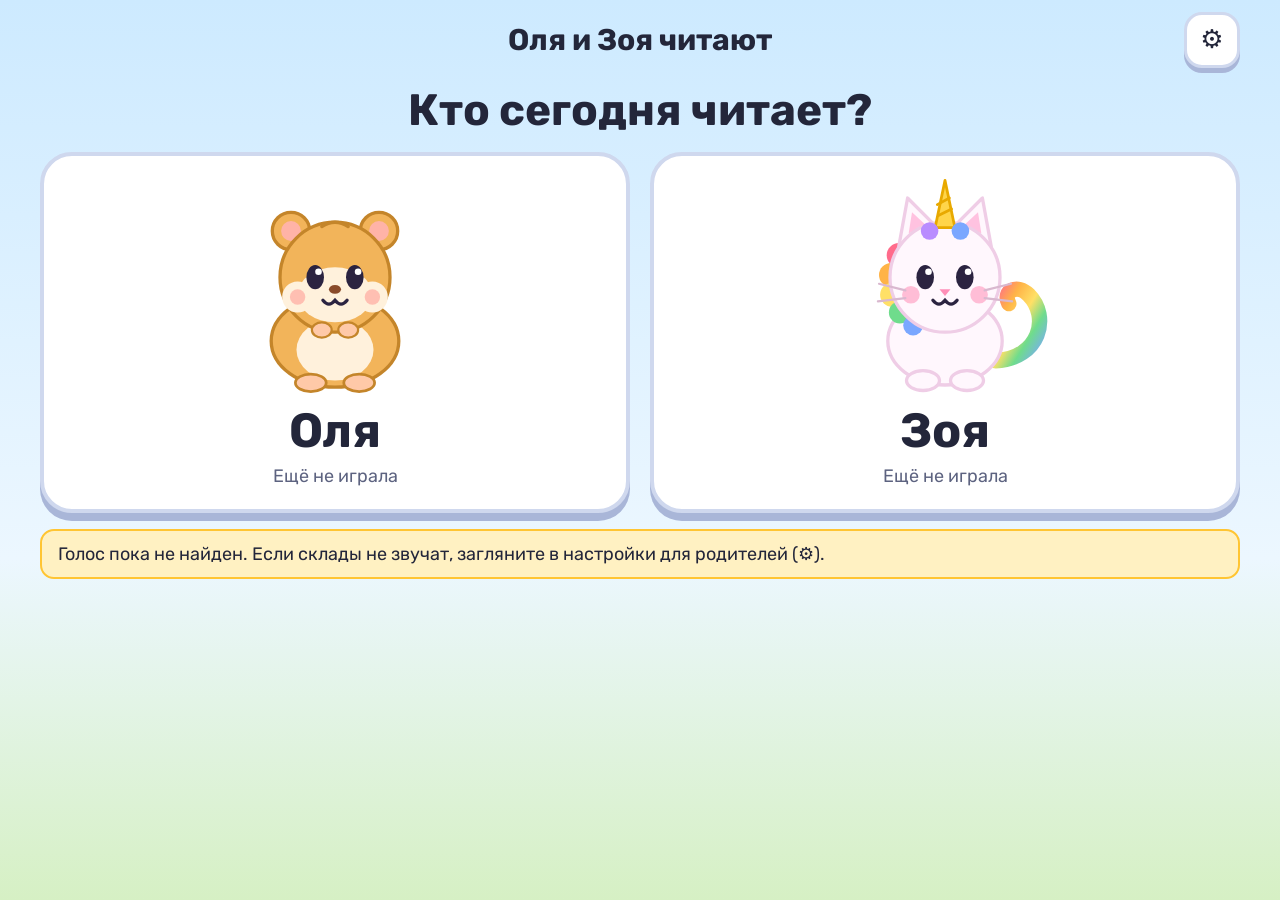
<file: index.html>
<!doctype html>
<html lang="ru">
<head>
<meta charset="utf-8">
<meta name="viewport" content="width=device-width, initial-scale=1, viewport-fit=cover">
<meta name="theme-color" content="#cdeaff">
<meta name="apple-mobile-web-app-capable" content="yes">
<meta name="apple-mobile-web-app-title" content="Читаем">
<link rel="manifest" href="manifest.webmanifest">
<link rel="apple-touch-icon" href="icons/apple-touch-icon.png">
<link rel="icon" href="icons/icon-192.png">
<title>Оля и Зоя читают</title>
<link rel="preconnect" href="https://fonts.googleapis.com">
<link rel="preconnect" href="https://fonts.gstatic.com" crossorigin>
<link rel="stylesheet" href="https://fonts.googleapis.com/css2?family=Rubik:wght@400;500;600;700&display=swap">
<link rel="stylesheet" href="css/game.css">
</head>
<body>
<div id="app"></div>
<script src="js/sklady.js"></script>
<script src="js/words.js"></script>
<script src="js/levels.js"></script>
<script src="js/audio.js"></script>
<script src="js/store.js"></script>
<script src="js/characters.js"></script>
<script src="js/core.js"></script>
<script src="js/cloud.js"></script>
<script src="js/screen-home.js"></script>
<script src="js/screen-play.js"></script>
<script src="js/screen-check.js"></script>
<script src="js/screen-extras.js"></script>
<script src="js/screen-parents.js"></script>
<script src="js/main.js"></script>
<script>
  // Установка на главный экран и игра без интернета (только для своего хостинга).
  if ('serviceWorker' in navigator && (location.protocol === 'https:' || location.hostname === 'localhost')) {
    window.addEventListener('load', function () { navigator.serviceWorker.register('sw.js').catch(function () {}); });
  }
</script>
</body>
</html>
</file>
<file: css/game.css>
/* Layout: игровой стол — слева друг с тарелкой, справа рамка с кубиками-складами и картинки-тарелки; на узком экране всё в столбик. */
:root {
  color-scheme: light;
  --sky: #cdeaff;
  --sky-low: #ecf7ff;
  --meadow: #d6f0c4;
  --ink: #23263a;
  --ink-soft: #5d6380;
  --paper: #ffffff;
  --edge: #cfd8ee;
  --edge-deep: #a9b6d8;
  --sun: #ffc533;
  --sun-deep: #df9800;
  --sun-soft: #fff1c2;
  --berry: #ff5c8a;
  --berry-deep: #d13a67;
  --grass: #3db36a;
  --grass-deep: #23874a;
  --cube: #fffaf0;
  --cube-edge: #e8cc94;
  --cube-deep: #c9a463;
  --leaf-1: #15803d;
  --leaf-2: #5f9a0c;
  --stress: #111111;
  --danger: #c62f2f;
  --pink: #ff7aa8;
  --lemon: #ffd23f;
  --blue: #5cb8ff;
  --mint: #6fd08c;
  --grape: #b48cff;
  --sand: #ecd7aa;
  --rail: #9c7a55;
  --wheel: #3a3f55;
  --font-ui: 'Rubik', 'Trebuchet MS', 'Segoe UI', system-ui, sans-serif;
  --font-read: 'Rubik', 'Trebuchet MS', 'Segoe UI', system-ui, sans-serif;
  --font-emoji: 'Apple Color Emoji', 'Segoe UI Emoji', 'Noto Color Emoji', sans-serif;
  --radius: 22px;
}

html, body { height: 100%; }
[hidden] { display: none !important; }

body {
  margin: 0;
  background: var(--sky-low) linear-gradient(180deg, var(--sky) 0%, var(--sky-low) 62%, var(--meadow) 100%) no-repeat fixed;
  color: var(--ink);
  font-family: var(--font-ui);
  font-size: 18px;
  padding-left: max(16px, env(safe-area-inset-left, 0px));
  padding-right: max(16px, env(safe-area-inset-right, 0px));
  -webkit-tap-highlight-color: transparent;
  -webkit-user-select: none;
  user-select: none;
  touch-action: manipulation;
  overflow-x: hidden;
}

#app { height: 100%; }

button, input, select { font: inherit; color: inherit; }
button { cursor: pointer; touch-action: manipulation; }
button:focus-visible, input:focus-visible, select:focus-visible { outline: 4px solid var(--berry); outline-offset: 3px; }
input, select { -webkit-user-select: auto; user-select: auto; }

.screen {
  max-width: 1200px;
  margin: 0 auto;
  min-height: 100%;
  box-sizing: border-box;
  padding-block: 12px 24px;
  display: flex;
  flex-direction: column;
  gap: 16px;
}

/* ---------- верхняя панель ---------- */
.topbar { display: flex; align-items: center; gap: 12px; }
.brand { font-weight: 700; font-size: clamp(22px, 3.2vw, 30px); flex: 1; text-align: center; text-wrap: balance; }
.topbar-gap { width: 56px; flex: none; }
.icon-btn {
  flex: none;
  width: 56px; height: 56px;
  border-radius: 18px;
  border: 3px solid var(--edge);
  background: var(--paper);
  box-shadow: 0 5px 0 var(--edge-deep);
  font-size: 26px; line-height: 1;
  display: grid; place-items: center;
  transition: transform .08s, box-shadow .08s;
}
.icon-btn:active { transform: translateY(4px); box-shadow: 0 1px 0 var(--edge-deep); }
.icon-btn--small { width: 48px; height: 48px; font-size: 22px; }

.screen-title { margin: 0; text-align: center; font-size: clamp(28px, 4.5vw, 44px); text-wrap: balance; }
.lead { margin: 0; text-align: center; color: var(--ink-soft); font-size: clamp(17px, 2.2vw, 21px); text-wrap: balance; }
.note { margin: 0; padding: 12px 16px; background: var(--sun-soft); border: 2px solid var(--sun); border-radius: 14px; color: var(--ink); }
.muted { color: var(--ink-soft); }

/* ---------- кнопки ---------- */
.btn {
  border: 3px solid var(--edge);
  background: var(--paper);
  border-radius: 18px;
  padding: 14px 22px;
  font-weight: 700;
  font-size: 20px;
  box-shadow: 0 5px 0 var(--edge-deep);
  transition: transform .08s, box-shadow .08s;
}
.btn:active { transform: translateY(4px); box-shadow: 0 1px 0 var(--edge-deep); }
.btn--primary { background: var(--sun); border-color: var(--sun-deep); box-shadow: 0 5px 0 var(--sun-deep); }
.btn--primary:active { box-shadow: 0 1px 0 var(--sun-deep); }
.btn--small { padding: 8px 14px; font-size: 16px; border-radius: 14px; }
.btn--danger { background: var(--danger); border-color: var(--danger); color: var(--paper); box-shadow: 0 5px 0 #8f1f1f; }

/* ---------- кубики-склады ---------- */
.mini-cubes { display: inline-flex; flex-wrap: wrap; gap: 4px; justify-content: center; }
.mini-cube {
  font-family: var(--font-read); font-weight: 700; font-size: 20px; line-height: 1;
  padding: 6px 7px 8px; min-width: 1.4em; text-align: center;
  background: var(--cube); border: 2px solid var(--cube-edge); border-radius: 8px;
  box-shadow: 0 3px 0 var(--cube-deep);
}
.mini-cube--stress { color: var(--stress); }
.mini-cube--g1 { color: var(--leaf-1); }
.mini-cube--g2 { color: var(--leaf-2); }

.cube {
  font-family: var(--font-read);
  font-weight: 700;
  font-size: clamp(26px, 6vw, 80px);
  font-size: clamp(26px, min(calc(80cqi / (var(--count, 2) * 2.25)), 13vh), 88px);
  line-height: 1;
  min-width: 1.5em;
  padding: .26em .2em .32em;
  background: var(--cube);
  border: 3px solid var(--cube-edge);
  border-radius: .22em;
  box-shadow: 0 .09em 0 var(--cube-deep);
  transition: transform .12s, background-color .12s, box-shadow .12s;
}
.cube:active { transform: translateY(.06em); box-shadow: 0 .03em 0 var(--cube-deep); }
.cube--stress { color: var(--stress); }
.cube--g1 { color: var(--leaf-1); }
.cube--g2 { color: var(--leaf-2); }
.cube.is-speaking { background: var(--sun-soft); border-color: var(--sun); transform: translateY(-.08em) scale(1.06); }
.cube--solo { font-size: clamp(64px, 20vh, 150px); min-width: 1.9em; }

/* ---------- профили ---------- */
.profiles { display: grid; grid-template-columns: repeat(auto-fit, minmax(240px, 1fr)); gap: 20px; }
.profile-card {
  display: flex; flex-direction: column; align-items: center; gap: 6px;
  padding: 20px 16px 22px;
  background: var(--paper);
  border: 4px solid var(--edge);
  border-radius: 32px;
  box-shadow: 0 8px 0 var(--edge-deep);
  transition: transform .1s, box-shadow .1s;
}
.profile-card:active { transform: translateY(6px); box-shadow: 0 2px 0 var(--edge-deep); }
.profile-critter { width: min(220px, 60%); display: block; }
.profile-name { font-size: clamp(34px, 5vw, 48px); font-weight: 700; }
.profile-meta { color: var(--ink-soft); }

/* ---------- персонаж ---------- */
.critter { position: relative; width: 100%; container-type: inline-size; }
.critter-svg { display: block; width: 100%; height: auto; overflow: visible; transform-origin: 50% 92%; animation: breathe 3.2s ease-in-out infinite; }
.critter .eyes-happy, .critter .eyes-squint, .critter .mouth-open, .critter .mouth-yuck { display: none; }
.critter.is-eat .mouth-smile, .critter.is-party .mouth-smile, .critter.is-yuck .mouth-smile { display: none; }
.critter.is-eat .mouth-open, .critter.is-party .mouth-open { display: inline; }
.critter.is-eat .mouth-open { transform-box: fill-box; transform-origin: center; animation: chomp .22s ease-in-out 6 alternate; }
.critter.is-eat .critter-svg { animation: munch .45s ease-in-out 3; }
.critter.is-yuck .eyes-open, .critter.is-oops .eyes-open, .critter.is-party .eyes-open { display: none; }
.critter.is-yuck .eyes-squint, .critter.is-oops .eyes-squint { display: inline; }
.critter.is-yuck .mouth-yuck { display: inline; }
.critter.is-yuck .critter-svg { animation: shake .4s ease-in-out 3; filter: saturate(.7) hue-rotate(40deg); }
.critter.is-oops .critter-svg { animation: shake .4s ease-in-out 2; }
.critter.is-party .eyes-happy { display: inline; }
.critter.is-party .critter-svg, .critter.is-party .critter-photo { animation: hop .5s ease-in-out 4; }
.critter-mood { display: none; }
.critter--photo .critter-mood {
  display: block; position: absolute; right: -4%; top: -6%;
  font-family: var(--font-emoji); font-size: clamp(32px, 6vmin, 56px); line-height: 1;
}
.critter-photo {
  display: block; width: 100%; aspect-ratio: 1; object-fit: cover; border-radius: 50%;
  border: 6px solid var(--paper); box-shadow: 0 8px 0 var(--edge-deep);
  box-sizing: border-box; background: var(--paper);
  transform-origin: 50% 90%; animation: breathe 3.2s ease-in-out infinite;
}
.critter--photo.is-eat .critter-photo { animation: munch .45s ease-in-out 3; }
.critter--photo.is-yuck .critter-photo, .critter--photo.is-oops .critter-photo { animation: shake .4s ease-in-out 3; }

.critter-zone { position: relative; display: grid; place-items: center; }
.bubble {
  position: absolute; left: 50%; top: 0; z-index: 5;
  transform: translate(-50%, -55%) scale(.85);
  opacity: 0; pointer-events: none;
  width: max-content; max-width: min(300px, 80vw);
  padding: 10px 16px;
  background: var(--paper);
  border: 3px solid var(--edge);
  border-radius: 20px;
  box-shadow: 0 5px 0 var(--edge-deep);
  font-size: clamp(15px, 2.2vmin, 20px);
  text-align: center;
  transition: opacity .2s, transform .2s;
}
.bubble.is-on { opacity: 1; transform: translate(-50%, -55%) scale(1); }
.critter-zone--menu .bubble, .critter-zone--result .bubble, .critter-zone--check .bubble { max-width: min(280px, 80vw); transform: translate(-50%, -30%) scale(.85); }
.critter-zone--menu .bubble.is-on, .critter-zone--result .bubble.is-on, .critter-zone--check .bubble.is-on { transform: translate(-50%, -30%) scale(1); }
.plate {
  position: absolute; left: 50%; bottom: -2%; transform: translateX(-50%);
  width: 64%; aspect-ratio: 4 / 1;
  background: radial-gradient(ellipse at 50% 40%, var(--paper) 55%, var(--edge) 56%, var(--edge) 70%, transparent 71%);
  display: grid; place-items: center;
  font-family: var(--font-emoji); font-size: clamp(22px, 4vmin, 38px); line-height: 1;
  z-index: -1;
}
.plate.is-on { animation: pop .4s ease-out; }

/* ---------- меню ---------- */
.critter-zone--menu .critter { width: 100%; }
.play-btn {
  display: flex; align-items: center; gap: 18px;
  padding: 22px 26px;
  text-align: left;
  background: var(--sun);
  border: 4px solid var(--sun-deep);
  border-radius: 32px;
  box-shadow: 0 8px 0 var(--sun-deep);
  transition: transform .1s, box-shadow .1s;
}
.play-btn:active { transform: translateY(6px); box-shadow: 0 2px 0 var(--sun-deep); }
.play-icon {
  flex: none; width: 72px; height: 72px; border-radius: 50%;
  background: var(--paper); display: grid; place-items: center;
  font-size: 34px; color: var(--sun-deep); padding-left: 6px; box-sizing: border-box;
}
.play-label { display: block; font-size: clamp(32px, 5vw, 46px); font-weight: 700; line-height: 1.05; }
.play-sub { display: block; font-size: clamp(16px, 2vw, 20px); margin-top: 4px; }

.section-tile, .level-tile, .theme-tile {
  display: flex; flex-direction: column; align-items: center; justify-content: center; gap: 8px;
  padding: 18px 12px 16px;
  background: var(--paper);
  border: 3px solid var(--edge);
  border-radius: var(--radius);
  box-shadow: 0 6px 0 var(--edge-deep);
  text-align: center;
  position: relative;
  transition: transform .1s, box-shadow .1s;
}
.section-tile:active, .level-tile:active, .theme-tile:active { transform: translateY(5px); box-shadow: 0 1px 0 var(--edge-deep); }
.tile-title { font-weight: 700; font-size: 21px; line-height: 1.15; text-wrap: balance; }
.tile-meta { color: var(--ink-soft); font-size: 16px; }
.tile-emoji { font-family: var(--font-emoji); font-size: 30px; line-height: 1.1; letter-spacing: 2px; }

/* ---------- уровни и темы ---------- */
.level-grid { display: grid; grid-template-columns: repeat(auto-fill, minmax(180px, 1fr)); gap: 16px; }
.level-num {
  position: absolute; left: 10px; top: 10px;
  width: 32px; height: 32px; border-radius: 50%;
  background: var(--sky); display: grid; place-items: center;
  font-weight: 700; font-size: 17px; font-variant-numeric: tabular-nums;
}
.level-tile { padding-top: 26px; min-height: 160px; }
.level-tile.is-next { border-color: var(--sun-deep); box-shadow: 0 6px 0 var(--sun-deep), 0 0 0 6px var(--sun-soft); }
.level-tile.is-next::after {
  content: 'дальше'; position: absolute; right: 10px; top: 10px;
  background: var(--sun); border-radius: 10px; padding: 2px 8px; font-size: 14px; font-weight: 700;
}
.stars { display: inline-flex; gap: 2px; font-size: 26px; line-height: 1; }
.star { color: var(--edge); }
.star.is-on { color: var(--sun); text-shadow: 0 2px 0 var(--sun-deep); }

.theme-grid { display: grid; grid-template-columns: repeat(auto-fill, minmax(150px, 1fr)); gap: 14px; }
.theme-emoji { font-family: var(--font-emoji); font-size: 54px; line-height: 1; }
.theme-tile.is-done { border-color: var(--grass); box-shadow: 0 6px 0 var(--grass-deep); }

/* ---------- игра ---------- */
.screen--game {
  height: 100%; min-height: 0;
  display: grid; grid-template-rows: auto 1fr; gap: 8px;
  padding-block: 10px 14px;
}
.game-top { display: flex; align-items: center; gap: 12px; }
.progress { flex: 1; display: flex; justify-content: center; gap: 8px; flex-wrap: wrap; }
.dot { width: 16px; height: 16px; border-radius: 50%; background: var(--paper); border: 3px solid var(--edge); }
.dot.is-done { background: var(--grass); border-color: var(--grass-deep); }
.dot.is-now { background: var(--sun); border-color: var(--sun-deep); transform: scale(1.2); }

.stage {
  min-height: 0;
  display: grid;
  grid-template-columns: minmax(140px, 30%) minmax(0, 1fr);
  gap: clamp(12px, 3vw, 36px);
  align-items: center;
}
.critter-zone--game { padding-top: 40px; }
.critter-zone--game .critter-wrap { position: relative; isolation: isolate; width: min(100%, 38vh); }
.reading {
  container-type: inline-size;
  min-width: 0;
  display: grid;
  gap: clamp(14px, 4vh, 36px);
  align-content: center;
}
.frame {
  position: relative;
  justify-self: center;
  display: flex; flex-wrap: wrap; justify-content: center; align-items: flex-end;
  gap: clamp(4px, 1.2cqi, 12px);
  padding: clamp(12px, 2.4vh, 22px) clamp(14px, 3cqi, 28px) clamp(18px, 3vh, 28px);
  background: var(--paper);
  border: 4px dashed var(--edge);
  border-radius: 30px;
  max-width: 100%;
  box-sizing: border-box;
}
.frame.is-hint .cube { animation: nudge .5s ease-in-out 2; }
.options {
  --cols: 3;
  justify-self: center;
  width: min(100%, calc(var(--cols) * 27vh));
  display: grid;
  grid-template-columns: repeat(var(--cols), minmax(0, 1fr));
  gap: clamp(10px, 2.2vmin, 22px);
  position: relative;
}
.options--2 { --cols: 2; }
.options--4 { --cols: 4; }
.card {
  position: relative;
  aspect-ratio: 1;
  display: grid; place-items: center;
  background: var(--paper);
  border: 4px solid var(--edge);
  border-radius: 26px;
  box-shadow: 0 7px 0 var(--edge-deep);
  padding: 0;
  transition: transform .12s, box-shadow .12s, opacity .25s;
}
.card:active { transform: translateY(5px); box-shadow: 0 2px 0 var(--edge-deep); }
.card-emoji { font-family: var(--font-emoji); font-size: clamp(40px, 14cqi, 120px); font-size: clamp(40px, min(calc(52cqi / var(--cols)), 16vh), 120px); line-height: 1; }
.card-caption {
  position: absolute; left: 0; right: 0; bottom: 6%;
  font-family: var(--font-read); font-size: clamp(14px, 2.6vmin, 24px); color: var(--ink);
  opacity: 0; transition: opacity .2s;
}
.card-caption b { color: var(--berry-deep); }
.card.is-right { border-color: var(--grass); box-shadow: 0 7px 0 var(--grass-deep), 0 0 0 6px rgba(61, 179, 106, .25); animation: pop .45s ease-out; }
.card.is-right .card-caption { opacity: 1; }
.card.is-right .card-emoji { transform: translateY(-14%); transition: transform .2s; }
.card.is-wrong { animation: shake .4s ease-in-out; opacity: .4; }
.options.is-solved .card:not(.is-right) { opacity: .3; transform: scale(.94); }
.card.is-glow { border-color: var(--sun-deep); animation: glow .9s ease-in-out infinite alternate; }

.is-enter { animation: rise .35s ease-out; }

.hand {
  position: absolute; left: 50%; z-index: 4;
  font-family: var(--font-emoji); font-size: clamp(44px, 7vmin, 64px); line-height: 1;
  pointer-events: none;
  animation: tap 1s ease-in-out infinite;
}
.frame .hand { bottom: -44px; }
.options .hand { top: -46px; }

.flyer {
  position: fixed; left: 0; top: 0; z-index: 50;
  font-family: var(--font-emoji); font-size: clamp(48px, 9vmin, 80px); line-height: 1;
  pointer-events: none;
}
.flyer--bug { font-size: clamp(36px, 6vmin, 56px); }

.confirm { position: fixed; inset: 0; z-index: 60; background: rgba(35, 38, 58, .45); display: grid; place-items: center; padding: 16px; }
.confirm-box { background: var(--paper); border-radius: 28px; padding: 24px; text-align: center; max-width: 420px; box-shadow: 0 10px 0 var(--edge-deep); }
.confirm-box p { font-size: 26px; font-weight: 700; margin: 0 0 18px; }
.confirm-actions { display: flex; gap: 12px; justify-content: center; flex-wrap: wrap; }

/* ---------- итог ---------- */
.screen--result { justify-content: center; align-items: center; text-align: center; }
.critter-zone--result { width: min(280px, 60vw); padding-top: 50px; }
.result-stars .stars { font-size: clamp(54px, 9vw, 80px); gap: 8px; }
.result-stars .star.is-on { animation: pop .5s ease-out backwards; }
.result-stars .star:nth-child(2) { animation-delay: .15s; }
.result-stars .star:nth-child(3) { animation-delay: .3s; }
.result-actions { display: flex; gap: 14px; flex-wrap: wrap; justify-content: center; }

/* ---------- таблица складов ---------- */
.tabs { display: flex; gap: 10px; justify-content: center; flex-wrap: wrap; }
.tab {
  padding: 10px 18px; border-radius: 16px; border: 3px solid var(--edge); background: var(--paper);
  font-weight: 700; font-size: 18px; box-shadow: 0 4px 0 var(--edge-deep);
}
.tab.is-on { background: var(--sun); border-color: var(--sun-deep); box-shadow: 0 4px 0 var(--sun-deep); }
.table-hint {
  min-height: 56px; display: flex; align-items: center; justify-content: center; gap: 8px;
  font-family: var(--font-read); font-size: clamp(20px, 3vw, 30px); text-align: center;
}
.table-hint b { color: var(--berry-deep); }
.hint-emoji { font-family: var(--font-emoji); font-size: 1.4em; }
.table-wrap { overflow-x: auto; display: flex; justify-content: center; }
.sklad-table { border-collapse: separate; border-spacing: 6px; }
.sklad-table th { font-family: var(--font-read); font-size: 20px; color: var(--ink-soft); padding: 0 4px; }
.cell {
  font-family: var(--font-read); font-weight: 700; font-size: clamp(20px, 3.4vw, 30px);
  min-width: 2.5em; padding: 8px 6px 10px;
  background: var(--cube); border: 2px solid var(--cube-edge); border-radius: 10px;
  box-shadow: 0 4px 0 var(--cube-deep);
}
.cell--vowel { color: var(--berry-deep); }
.cell.is-speaking { background: var(--sun-soft); border-color: var(--sun); }

/* ---------- кладовая ---------- */
.pantry-grid { display: grid; grid-template-columns: repeat(auto-fill, minmax(120px, 1fr)); gap: 12px; }
.pantry-item {
  display: flex; flex-direction: column; align-items: center; gap: 4px;
  padding: 14px 8px; background: var(--paper); border: 3px solid var(--edge); border-radius: 18px;
}
.pantry-item.is-empty { border-style: dashed; background: rgba(255, 255, 255, .5); }
.pantry-item.is-empty .pantry-emoji { filter: brightness(0) opacity(.18); }
.pantry-emoji { font-family: var(--font-emoji); font-size: 44px; line-height: 1; }
.pantry-name { font-size: 16px; text-align: center; }
.pantry-count { font-size: 15px; color: var(--ink-soft); font-variant-numeric: tabular-nums; }

/* ---------- родительский контроль ---------- */
.gate-dots { display: flex; gap: 12px; justify-content: center; }
.gate-dots .dot { width: 22px; height: 22px; }
.keypad { display: grid; grid-template-columns: repeat(3, 84px); gap: 12px; justify-content: center; }
.key {
  height: 84px; border-radius: 20px; border: 3px solid var(--edge); background: var(--paper);
  box-shadow: 0 5px 0 var(--edge-deep); font-size: 34px; font-weight: 700;
}
.key:active { transform: translateY(4px); box-shadow: 0 1px 0 var(--edge-deep); }

/* ---------- родительский раздел ---------- */
.screen--parents, .screen--parents input, .screen--parents select { -webkit-user-select: text; user-select: text; }
.parents-body { display: grid; grid-template-columns: repeat(auto-fit, minmax(300px, 1fr)); gap: 18px; align-items: start; }
.help { grid-column: 1 / -1; display: grid; grid-template-columns: repeat(auto-fit, minmax(280px, 1fr)); gap: 14px; }
.panel {
  margin: 0; min-width: 0;
  background: var(--paper); border: 3px solid var(--edge); border-radius: var(--radius);
  padding: 18px; display: flex; flex-direction: column; gap: 12px;
  font-family: var(--font-read); font-size: 17px; line-height: 1.45;
}
.panel h2 { margin: 0; font-family: var(--font-ui); font-size: 24px; }
.panel h3 { margin: 6px 0 0; font-family: var(--font-ui); font-size: 18px; }
.panel p { margin: 0; }
.panel legend { font-family: var(--font-ui); font-weight: 700; font-size: 24px; padding: 0 8px; }
.panel-head { display: flex; align-items: center; gap: 14px; }
.panel-head .critter { width: 72px; flex: none; }
.facts { margin: 0; display: grid; grid-template-columns: repeat(auto-fit, minmax(120px, 1fr)); gap: 10px; }
.facts div { background: var(--sky-low); border-radius: 14px; padding: 8px 12px; }
.facts dt { font-size: 14px; color: var(--ink-soft); }
.facts dd { margin: 0; font-family: var(--font-ui); font-size: 22px; font-weight: 700; font-variant-numeric: tabular-nums; }
.days { display: grid; grid-template-columns: repeat(14, 1fr); gap: 4px; max-width: 420px; }
.day { aspect-ratio: 1; border-radius: 5px; background: var(--edge); }
.day.is-on { background: var(--grass); }
.chips { display: flex; flex-wrap: wrap; gap: 8px; }
.chip { background: var(--sun-soft); border: 2px solid var(--sun); border-radius: 12px; padding: 3px 10px; }
.field { display: grid; gap: 4px; }
.field > span { font-size: 15px; color: var(--ink-soft); }
.field input:not([type]), .field input[type="file"], .field select {
  padding: 10px 12px; border-radius: 12px; border: 2px solid var(--edge); background: var(--paper); font-size: 17px; min-width: 0; max-width: 100%;
}
.field input[type="range"] { width: 100%; accent-color: var(--sun-deep); }
.check { display: flex; gap: 10px; align-items: flex-start; }
.check input { width: 22px; height: 22px; margin-top: 2px; accent-color: var(--grass-deep); flex: none; }
.row-actions { display: flex; flex-wrap: wrap; gap: 10px; align-items: center; }
.confirm-inline { display: inline-flex; flex-wrap: wrap; gap: 8px; align-items: center; }

/* ---------- узкие и вертикальные экраны ---------- */
@media (max-aspect-ratio: 1/1) {
  .stage { grid-template-columns: minmax(0, 1fr); grid-template-rows: auto 1fr; align-items: start; }
  .critter-zone--game { display: flex; align-items: center; justify-content: center; gap: 12px; padding-top: 0; }
  .critter-zone--game .critter-wrap { width: min(32vw, 20vh); flex: none; }
  .critter-zone--game .bubble { position: static; transform: none; flex: 0 1 auto; width: auto; min-width: 0; max-width: 60%; }
  .critter-zone--game .bubble.is-on { opacity: 1; transform: none; }
  .options--4 { --cols: 2; }
  .options { width: min(100%, calc(var(--cols) * 24vh)); }
}
@media (max-width: 640px) {
    .critter-zone--menu { width: min(220px, 60vw); }

  .play-btn { width: 100%; }
  .level-grid { grid-template-columns: repeat(2, minmax(0, 1fr)); }
  .theme-grid { grid-template-columns: repeat(2, minmax(0, 1fr)); }
  .keypad { grid-template-columns: repeat(3, 72px); }
  .key { height: 72px; }
}
@media (max-height: 520px) and (min-aspect-ratio: 1/1) {
  .critter-zone--game { padding-top: 24px; }
  .screen--game { padding-block: 6px 8px; }
  .icon-btn--small { width: 42px; height: 42px; }
}

/* ---------- анимации ---------- */
@keyframes breathe { 0%, 100% { transform: scale(1, 1); } 50% { transform: scale(1.02, .98); } }
@keyframes munch { 0%, 100% { transform: scale(1, 1); } 50% { transform: scale(1.06, .94) translateY(4px); } }
@keyframes chomp { from { transform: scaleY(1); } to { transform: scaleY(.25); } }
@keyframes shake { 0%, 100% { transform: translateX(0); } 25% { transform: translateX(-8px) rotate(-3deg); } 75% { transform: translateX(8px) rotate(3deg); } }
@keyframes hop { 0%, 100% { transform: translateY(0); } 40% { transform: translateY(-16%); } }
@keyframes pop { 0% { transform: scale(.6); } 60% { transform: scale(1.12); } 100% { transform: scale(1); } }
@keyframes glow { from { box-shadow: 0 7px 0 var(--sun-deep), 0 0 0 4px var(--sun-soft); } to { box-shadow: 0 7px 0 var(--sun-deep), 0 0 0 12px var(--sun); } }
@keyframes nudge { 0%, 100% { transform: translateY(0); } 50% { transform: translateY(-10px); } }
@keyframes rise { from { transform: translateY(16px); opacity: 0; } to { transform: none; opacity: 1; } }
@keyframes tap { 0%, 100% { transform: translate(-50%, 0); } 50% { transform: translate(-50%, -12px); } }

@media (prefers-reduced-motion: reduce) {
  *, *::before, *::after { animation-duration: .01ms !important; animation-iteration-count: 1 !important; transition-duration: .01ms !important; }
}

/* =====================================================================
   Версия 2: карта-дорожка, шарики, паровозик, подарки, альбом, гардероб, проверка
   ===================================================================== */

.visually-hidden { position: absolute; width: 1px; height: 1px; overflow: hidden; clip: rect(0 0 0 0); white-space: nowrap; }
.btn--big { font-size: 24px; padding: 16px 28px; border-radius: 22px; }
.btn--yes { background: var(--grass); color: var(--paper); border-color: var(--grass-deep); box-shadow: 0 5px 0 var(--grass-deep); }
.btn--yes:active { box-shadow: 0 1px 0 var(--grass-deep); }

.badges { display: flex; gap: 6px; flex: none; }
.badge {
  background: var(--paper); border: 3px solid var(--edge); border-radius: 14px;
  padding: 6px 10px; font-weight: 700; font-size: 18px; white-space: nowrap; font-variant-numeric: tabular-nums;
}
.badge--sun { border-color: var(--sun); background: var(--sun-soft); }

/* ---------- персонаж: наряды и картинки состояний ---------- */
.acc { position: absolute; z-index: 2; transform: translate(-50%, -50%); font-family: var(--font-emoji); line-height: 1; pointer-events: none; }
.acc--head { transform: translate(-50%, -50%) rotate(12deg); }
.critter--photo .ph-eat, .critter--photo .ph-yuck, .critter--photo .ph-happy { position: absolute; inset: 0; display: none; animation: none; }
.critter--photo.is-eat .ph-eat, .critter--photo.is-yuck .ph-yuck, .critter--photo.is-oops .ph-yuck, .critter--photo.is-party .ph-happy { display: block; }

/* ---------- карта ---------- */
.map-layout { display: grid; grid-template-columns: minmax(250px, 330px) minmax(0, 1fr); gap: 24px; align-items: start; }
.map-side { display: flex; flex-direction: column; gap: 16px; position: sticky; top: 12px; }
.critter-zone--menu { width: min(220px, 70%); margin: 46px auto 0; }
.play-btn { width: 100%; box-sizing: border-box; }
.extras { display: grid; grid-template-columns: repeat(3, minmax(0, 1fr)); gap: 10px; }
.extra {
  position: relative; display: flex; flex-direction: column; align-items: center; gap: 2px;
  padding: 10px 4px; background: var(--paper); border: 3px solid var(--edge); border-radius: 18px;
  box-shadow: 0 4px 0 var(--edge-deep); font-weight: 700; font-size: 15px;
}
.extra:active { transform: translateY(3px); box-shadow: 0 1px 0 var(--edge-deep); }
.extra-icon { font-family: var(--font-emoji); font-size: 30px; line-height: 1.1; }
.extra-count {
  position: absolute; top: -8px; right: -6px; min-width: 24px; padding: 2px 6px; box-sizing: border-box;
  background: var(--berry); color: var(--paper); border-radius: 12px; font-size: 13px;
}
.map-main { min-width: 0; display: flex; flex-direction: column; gap: 12px; }
.chapters { display: flex; gap: 10px; flex-wrap: wrap; justify-content: center; }
.chapter {
  display: inline-flex; align-items: center; gap: 8px; padding: 8px 14px;
  background: var(--paper); border: 3px solid var(--edge); border-radius: 18px; box-shadow: 0 4px 0 var(--edge-deep);
  font-weight: 700; font-size: 18px;
}
.chapter-icon { font-family: var(--font-emoji); font-size: 24px; line-height: 1; }
.chapter-count { font-size: 14px; color: var(--ink-soft); font-variant-numeric: tabular-nums; }
.chapter.is-on { background: var(--sun); border-color: var(--sun-deep); box-shadow: 0 4px 0 var(--sun-deep); }
.chapter.is-on .chapter-count { color: var(--ink); }
.chapter.is-complete:not(.is-on) { border-color: var(--grass); }
.path-scroll {
  max-height: calc(100vh - 220px); overflow-y: auto; overscroll-behavior: contain;
  border-radius: 30px; border: 3px solid rgba(255, 255, 255, .8);
  background:
    radial-gradient(circle at 20% 30%, rgba(111, 208, 140, .22) 0 40px, transparent 41px),
    radial-gradient(circle at 80% 70%, rgba(111, 208, 140, .22) 0 60px, transparent 61px),
    rgba(255, 255, 255, .45);
}
.path { position: relative; }
.road { position: absolute; inset: 0; width: 100%; height: 100%; }
.road-base { fill: none; stroke: var(--sand); stroke-width: 30; stroke-linecap: round; }
.road-dash { fill: none; stroke: var(--paper); stroke-width: 4; stroke-dasharray: 10 14; stroke-linecap: round; }
.stop {
  position: absolute; transform: translate(-50%, -50%); z-index: 1;
  display: flex; flex-direction: column; align-items: center; gap: 3px;
  background: none; border: 0; padding: 0;
}
.stop-dot {
  width: 64px; height: 64px; border-radius: 50%; box-sizing: border-box;
  background: var(--paper); border: 4px solid var(--edge); box-shadow: 0 5px 0 var(--edge-deep);
  display: grid; place-items: center; font-weight: 700; font-size: 24px;
  transition: transform .1s;
}
.stop:active .stop-dot { transform: translateY(4px); }
.stop.is-done .stop-dot { background: var(--grass); border-color: var(--grass-deep); box-shadow: 0 5px 0 var(--grass-deep); color: var(--paper); }
.stop.is-known .stop-dot { background: #c9f0d6; border-color: var(--grass); box-shadow: 0 5px 0 var(--grass); color: var(--grass-deep); }
.stop.is-next .stop-dot { background: var(--sun); border-color: var(--sun-deep); box-shadow: 0 5px 0 var(--sun-deep), 0 0 0 8px rgba(255, 197, 51, .35); animation: pulse 1.4s ease-in-out infinite; }
.stop-label { font-size: 13px; line-height: 1.2; background: rgba(255, 255, 255, .9); border-radius: 8px; padding: 2px 7px; max-width: 150px; text-align: center; }
.stop .stars { font-size: 17px; }
.stop-avatar { position: absolute; bottom: calc(100% - 22px); left: 50%; width: 62px; transform: translateX(-50%); pointer-events: none; animation: hopSmall 1.6s ease-in-out infinite; }
.path-goal { position: absolute; transform: translate(-50%, -50%); font-family: var(--font-emoji); font-size: 40px; }

/* ---------- игра: угощения за уровень, серия ---------- */
.slots { flex: 1; display: flex; justify-content: center; gap: 6px; flex-wrap: wrap; }
.slot {
  width: 36px; height: 36px; box-sizing: border-box; border-radius: 50%;
  border: 3px dashed var(--edge-deep); background: rgba(255, 255, 255, .6);
  display: grid; place-items: center; font-family: var(--font-emoji); font-size: 20px; line-height: 1;
}
.slot.is-now { border-style: solid; border-color: var(--sun-deep); background: var(--sun-soft); }
.slot.is-full { border-style: solid; border-color: var(--grass); background: var(--paper); }
.slot.is-pop { animation: pop .4s ease-out; }
.combo {
  position: absolute; top: 2%; right: -8%; z-index: 3;
  background: var(--berry); color: var(--paper); border-radius: 16px; padding: 4px 10px;
  font-weight: 700; font-size: clamp(18px, 3vmin, 26px); opacity: 0; pointer-events: none;
}
.combo.is-on { animation: comboPop 1.9s ease-out; }

/* ---------- шарики ---------- */
.listen { display: grid; gap: clamp(14px, 3vh, 28px); justify-items: center; align-content: center; min-width: 0; }
.ear {
  display: flex; align-items: center; gap: 10px; padding: 12px 24px;
  border-radius: 999px; background: var(--paper); border: 4px solid var(--edge); box-shadow: 0 6px 0 var(--edge-deep);
  font-weight: 700; font-size: clamp(20px, 3vmin, 28px);
}
.ear:active { transform: translateY(4px); box-shadow: 0 2px 0 var(--edge-deep); }
.ear-icon { font-family: var(--font-emoji); font-size: 1.5em; line-height: 1; animation: wiggle 2.4s ease-in-out infinite; }
.balloons { display: flex; gap: clamp(14px, 3.5vw, 40px); justify-content: center; flex-wrap: wrap; padding: 10px 0 56px; }
.balloon {
  --bal: var(--pink);
  position: relative;
  width: clamp(96px, 19vmin, 170px); aspect-ratio: 5 / 6;
  border: 0; padding: 0;
  border-radius: 50% 50% 50% 50% / 56% 56% 44% 44%;
  background: radial-gradient(circle at 32% 28%, rgba(255, 255, 255, .8) 0 7%, rgba(255, 255, 255, 0) 8%), var(--bal);
  box-shadow: inset -10px -14px 0 rgba(0, 0, 0, .12);
  animation: float 3.2s ease-in-out infinite;
  animation-delay: var(--delay, 0s);
}
.balloon::before {
  content: ''; position: absolute; left: 50%; bottom: -9px; transform: translateX(-50%);
  border-left: 8px solid transparent; border-right: 8px solid transparent; border-bottom: 11px solid var(--bal);
}
.balloon::after { content: ''; position: absolute; left: 50%; top: calc(100% + 2px); width: 2px; height: 46px; background: rgba(35, 38, 58, .35); }
.balloon--c0 { --bal: var(--pink); }
.balloon--c1 { --bal: var(--lemon); }
.balloon--c2 { --bal: var(--blue); }
.balloon--c3 { --bal: var(--mint); }
.balloon--c4 { --bal: var(--grape); }
.balloon-text { font-family: var(--font-read); font-weight: 700; font-size: clamp(32px, 7vmin, 64px); color: var(--ink); text-shadow: 0 2px 0 rgba(255, 255, 255, .6); }
.balloon.is-popped { animation: popOut .3s ease-out forwards; }
.balloon.is-wrong { animation: shake .4s ease-in-out; opacity: .4; }
.balloon.is-glow { filter: drop-shadow(0 0 14px var(--sun)); }
.balloons.is-solved .balloon:not(.is-popped) { opacity: .3; }

/* ---------- паровозик ---------- */
.build { container-type: inline-size; display: grid; gap: clamp(12px, 2.5vh, 24px); justify-items: center; align-content: center; min-width: 0; width: 100%; }
.build-picture {
  position: relative; width: clamp(110px, 20vmin, 180px); aspect-ratio: 1; padding: 0;
  border-radius: 26px; background: var(--paper); border: 4px solid var(--edge); box-shadow: 0 7px 0 var(--edge-deep);
  display: grid; place-items: center;
}
.build-emoji { font-family: var(--font-emoji); font-size: clamp(60px, 13vmin, 120px); line-height: 1; }
.build-ear {
  position: absolute; right: -10px; bottom: -10px; width: 44px; height: 44px; border-radius: 50%;
  background: var(--sun); box-shadow: 0 3px 0 var(--sun-deep); display: grid; place-items: center;
  font-family: var(--font-emoji); font-size: 22px;
}
.train { position: relative; display: flex; align-items: flex-end; gap: 6px; max-width: 100%; padding: 6px 6px 20px; }
.train::after { content: ''; position: absolute; left: 0; right: 0; bottom: 4px; height: 6px; border-radius: 3px; background: var(--rail); }
.loco { flex: none; font-family: var(--font-emoji); font-size: clamp(44px, 11vmin, 96px); line-height: 1; transform: translateY(8px); }
.wagon {
  --wag: var(--pink);
  position: relative; box-sizing: border-box;
  min-width: clamp(40px, min(11vmin, calc((100cqi - 90px) / var(--n, 4) - 6px)), 100px);
  height: clamp(44px, min(11vmin, calc((100cqi - 90px) / var(--n, 4))), 96px);
  padding: 5px;
  background: var(--wag); border-radius: 12px 12px 6px 6px; box-shadow: inset 0 -8px 0 rgba(0, 0, 0, .15);
  display: grid; place-items: center;
}
.wagon::before, .wagon::after {
  content: ''; position: absolute; bottom: -11px; width: 18px; height: 18px; border-radius: 50%;
  background: var(--wheel); border: 3px solid var(--edge);
}
.wagon::before { left: 10%; }
.wagon::after { right: 10%; }
.wagon--c0 { --wag: var(--pink); }
.wagon--c1 { --wag: var(--blue); }
.wagon--c2 { --wag: var(--lemon); }
.wagon--c3 { --wag: var(--mint); }
.wagon--c4 { --wag: var(--grape); }
.wagon-slot { box-sizing: border-box; width: 100%; height: 100%; border-radius: 10px; border: 3px dashed rgba(255, 255, 255, .85); display: grid; place-items: center; }
.wagon.is-full .wagon-slot { border-color: transparent; }
.cube--wagon { font-size: clamp(16px, min(4.6vmin, calc((100cqi - 90px) / var(--n, 4) / 2.4)), 42px); min-width: 1.3em; padding: .2em .12em .26em; animation: pop .35s ease-out; }
.train.is-go { animation: trainGo 1.7s ease-in forwards; }
.tray { display: flex; flex-wrap: wrap; gap: 12px; justify-content: center; }
.cube--tray { font-size: clamp(28px, min(calc(80cqi / (var(--count, 4) * 2.3)), 9vh), 64px); }
.cube.is-used { visibility: hidden; }
.cube.is-wrong { animation: shake .4s ease-in-out; }
.cube.is-glow { border-color: var(--sun-deep); box-shadow: 0 .09em 0 var(--cube-deep), 0 0 0 6px var(--sun); }

/* ---------- итог уровня и подарки ---------- */
.screen--result { justify-content: flex-start; }
.result-top { display: flex; align-items: center; justify-content: center; gap: 28px; flex-wrap: wrap; }
.result-info { display: flex; flex-direction: column; align-items: center; gap: 8px; text-align: center; }
.critter-zone--result { width: min(240px, 55vw); padding-top: 50px; }
.eaten { font-family: var(--font-emoji); font-size: 28px; letter-spacing: 2px; max-width: 420px; text-align: center; }
.gifts-box { text-align: center; }
.gifts-title { margin: 0 0 12px; font-size: clamp(22px, 3.4vw, 30px); text-wrap: balance; }
.gifts { display: flex; gap: 20px; justify-content: center; flex-wrap: wrap; }
.gift {
  width: clamp(92px, 16vmin, 130px); aspect-ratio: 1; padding: 0;
  border-radius: 24px; border: 4px solid var(--edge); background: var(--paper); box-shadow: 0 7px 0 var(--edge-deep);
  display: grid; place-items: center; animation: giftBob 1.6s ease-in-out infinite;
}
.gift--c1 { animation-delay: .25s; }
.gift--c2 { animation-delay: .5s; }
.gift-box { font-family: var(--font-emoji); font-size: clamp(52px, 10vmin, 82px); line-height: 1; }
.gift--c1 .gift-box { filter: hue-rotate(120deg); }
.gift--c2 .gift-box { filter: hue-rotate(240deg); }
.gift.is-opening { animation: giftShake .6s ease-in-out; }
.gift.is-other { opacity: .35; animation: none; transform: scale(.9); }
.gift.is-open { animation: pop .5s ease-out; border-color: var(--grass); }
.gift.is-rare { border-color: var(--sun-deep); background: linear-gradient(135deg, #fff6c9, #ffe0f0, #d9f1ff); }
.sticker { font-family: var(--font-emoji); font-size: clamp(54px, 10vmin, 84px); line-height: 1; filter: drop-shadow(0 3px 0 var(--paper)) drop-shadow(0 0 2px rgba(35, 38, 58, .25)); }
.sticker--rare { animation: shine 2s linear infinite; }
.unlock {
  display: flex; align-items: center; gap: 12px; margin: 0 auto; padding: 12px 18px;
  border-radius: 20px; background: linear-gradient(90deg, var(--sun-soft), #ffe3f0); border: 3px solid var(--sun);
  font-weight: 700; font-size: 20px;
}
.unlock-emoji { font-family: var(--font-emoji); font-size: 40px; line-height: 1; animation: pop .6s ease-out; }

/* ---------- альбом ---------- */
.album-progress { display: flex; align-items: center; gap: 12px; justify-content: center; }
.album-bar { width: min(420px, 60vw); height: 20px; border-radius: 10px; background: var(--edge); overflow: hidden; }
.album-bar span { display: block; height: 100%; background: linear-gradient(90deg, var(--berry), var(--sun)); }
.album-num { font-weight: 700; font-variant-numeric: tabular-nums; }
.album-title { margin: 6px 0 0; font-size: 22px; }
.album-grid { display: grid; grid-template-columns: repeat(auto-fill, minmax(80px, 1fr)); gap: 12px; }
.album-item {
  position: relative; aspect-ratio: 1; padding: 0; border-radius: 20px;
  background: var(--paper); border: 3px solid var(--edge); display: grid; place-items: center;
}
.album-item.is-rare { background: linear-gradient(135deg, #fff6c9, #ffe0f0, #d9f1ff); border-color: var(--sun); }
.album-item.is-empty { background: rgba(255, 255, 255, .5); border-style: dashed; cursor: default; }
.album-item.is-empty .sticker { filter: brightness(0) opacity(.16); }
.album-item .sticker { font-size: 48px; }
.album-count { position: absolute; right: 6px; bottom: 4px; font-size: 14px; font-weight: 700; color: var(--ink-soft); }

/* ---------- гардероб ---------- */
.wardrobe { display: grid; grid-template-columns: minmax(200px, 300px) minmax(0, 1fr); gap: 24px; align-items: center; }
.wardrobe .critter-zone { justify-self: center; }
.wear-grid { display: grid; grid-template-columns: repeat(auto-fill, minmax(120px, 1fr)); gap: 12px; }
.wear {
  display: flex; flex-direction: column; align-items: center; gap: 4px; padding: 14px 8px;
  border-radius: 20px; background: var(--paper); border: 3px solid var(--edge); box-shadow: 0 5px 0 var(--edge-deep);
}
.wear-emoji { font-family: var(--font-emoji); font-size: 44px; line-height: 1.1; }
.wear-name { font-weight: 700; }
.wear-meta { font-size: 14px; color: var(--ink-soft); }
.wear.is-on { border-color: var(--grass); box-shadow: 0 5px 0 var(--grass-deep); background: #effaf2; }
.wear.is-locked { opacity: .6; cursor: default; }
.wear.is-locked .wear-emoji { filter: grayscale(1); }

/* ---------- проверка ---------- */
.check-intro { display: flex; flex-direction: column; align-items: center; gap: 16px; text-align: center; }
.check-intro .note { max-width: 640px; text-align: left; }
.check-side { display: flex; align-items: center; gap: 16px; justify-content: center; }
.critter-zone--check { width: clamp(110px, 18vmin, 170px); padding-top: 34px; }
.letters { display: grid; grid-template-columns: repeat(auto-fill, minmax(72px, 1fr)); gap: 10px; }
.letter {
  aspect-ratio: 1; font-family: var(--font-read); font-weight: 700; font-size: clamp(30px, 5vmin, 44px);
  background: var(--cube); border: 3px solid var(--cube-edge); border-radius: 16px; box-shadow: 0 5px 0 var(--cube-deep);
}
.letter.is-on { background: #c9f0d6; border-color: var(--grass); box-shadow: 0 5px 0 var(--grass-deep); }
.check-footer {
  position: sticky; bottom: 0; display: flex; align-items: center; justify-content: space-between; gap: 16px; flex-wrap: wrap;
  padding-block: 12px; background: linear-gradient(rgba(236, 247, 255, 0), var(--sky-low) 35%);
}
.check-count { font-size: 22px; }
.check-step { margin: 0; text-align: center; font-weight: 700; color: var(--ink-soft); }
.check-stage { display: grid; grid-template-columns: minmax(120px, 26%) minmax(0, 1fr); gap: 20px; align-items: center; }
.check-item { display: grid; gap: 12px; justify-items: center; min-width: 0; width: 100%; }
.check-item .reading { width: 100%; }
.check-reveal { min-height: 96px; display: grid; place-items: center; }
.check-emoji { font-family: var(--font-emoji); font-size: 80px; line-height: 1; animation: pop .4s ease-out; }
.check-buttons { display: flex; gap: 16px; justify-content: center; flex-wrap: wrap; }
.check-hint { margin: 0; text-align: center; }
.report { display: grid; grid-template-columns: repeat(auto-fit, minmax(260px, 1fr)); gap: 16px; width: 100%; max-width: 900px; }
.report-col { background: var(--paper); border: 3px solid var(--edge); border-radius: 22px; padding: 16px; display: flex; flex-direction: column; gap: 10px; text-align: left; }
.report-col h2 { margin: 0; font-size: 22px; }
.chips--big .chip { font-family: var(--font-read); font-size: 28px; font-weight: 700; padding: 4px 14px; }
.chip--soft { background: #f1f3fa; border-color: var(--edge); }
.mini-letters { display: flex; flex-wrap: wrap; gap: 4px; }
.mini-letter { width: 30px; height: 30px; display: grid; place-items: center; border-radius: 8px; background: #eef1f8; color: #9aa0b8; font-weight: 700; }
.mini-letter.is-on { background: #c9f0d6; color: var(--grass-deep); }
.form-report { list-style: none; margin: 0; padding: 0; display: grid; gap: 4px; }
.form-report li { display: flex; justify-content: space-between; gap: 12px; border-bottom: 1px dashed var(--edge); padding: 2px 0; }
.photo-states { display: grid; grid-template-columns: repeat(auto-fit, minmax(140px, 1fr)); gap: 12px; }
.photo-state { display: flex; flex-direction: column; gap: 6px; align-items: flex-start; min-width: 0; }
.photo-thumb { width: 72px; height: 72px; border-radius: 16px; object-fit: cover; border: 2px solid var(--edge); background: var(--paper); box-sizing: border-box; }
.photo-thumb--empty { display: grid; place-items: center; font-size: 30px; color: var(--edge-deep); }

.spark { position: fixed; left: 0; top: 0; z-index: 55; font-family: var(--font-emoji); font-size: 26px; line-height: 1; pointer-events: none; }

/* ---------- узкие экраны ---------- */
@media (max-width: 760px) {
  .map-layout { grid-template-columns: minmax(0, 1fr); }
  .map-side { position: static; }
  .critter-zone--menu { width: min(190px, 55vw); }
  .path-scroll { max-height: none; overflow: visible; }
  .extras { grid-template-columns: repeat(5, minmax(0, 1fr)); }
  .extra { font-size: 12px; }
  .extra-icon { font-size: 26px; }
  .wardrobe { grid-template-columns: minmax(0, 1fr); justify-items: center; }
  .check-stage { grid-template-columns: minmax(0, 1fr); justify-items: center; }
  .critter-zone--check { width: 110px; }
  .chapters { flex-wrap: nowrap; justify-content: flex-start; overflow-x: auto; padding: 4px 2px 8px; scrollbar-width: none; }
  .chapter { flex: none; font-size: 15px; padding: 6px 10px; }
  .slot { width: 28px; height: 28px; font-size: 16px; }
  .badge { font-size: 15px; padding: 4px 8px; }
}
@media (max-aspect-ratio: 1/1) {
  .balloons { padding-bottom: 48px; }
  .balloon { width: clamp(84px, 26vw, 150px); }
}

@keyframes pulse { 0%, 100% { transform: scale(1); } 50% { transform: scale(1.08); } }
@keyframes hopSmall { 0%, 100% { transform: translate(-50%, 0); } 50% { transform: translate(-50%, -8px); } }
@keyframes float { 0%, 100% { transform: translateY(0) rotate(-2deg); } 50% { transform: translateY(-14px) rotate(2deg); } }
@keyframes wiggle { 0%, 100% { transform: rotate(0); } 20% { transform: rotate(-12deg); } 40% { transform: rotate(10deg); } 60% { transform: rotate(0); } }
@keyframes popOut { to { transform: scale(1.5); opacity: 0; } }
@keyframes trainGo { 0% { transform: none; } 12% { transform: translateX(10px); } 100% { transform: translateX(-130vw); } }
@keyframes giftBob { 0%, 100% { transform: translateY(0) rotate(0); } 50% { transform: translateY(-8px) rotate(-3deg); } }
@keyframes giftShake { 0%, 100% { transform: rotate(0) scale(1); } 20% { transform: rotate(-12deg) scale(1.08); } 40% { transform: rotate(12deg) scale(1.12); } 60% { transform: rotate(-8deg) scale(1.15); } 80% { transform: rotate(6deg) scale(1.2); } }
@keyframes comboPop { 0% { opacity: 0; transform: scale(.4); } 15% { opacity: 1; transform: scale(1.25); } 30% { transform: scale(1); } 80% { opacity: 1; } 100% { opacity: 0; transform: translateY(-20px); } }
@keyframes shine {
  0%, 100% { filter: drop-shadow(0 3px 0 var(--paper)) drop-shadow(0 0 6px #ffd54a); }
  50% { filter: drop-shadow(0 3px 0 var(--paper)) drop-shadow(0 0 16px #ff8fd0); }
}

/* ---------- сохранение ---------- */
.save-status { margin: 0; padding: 10px 14px; border-radius: 14px; background: var(--sky-low); border: 2px solid var(--edge); }
.save-status--ok { background: #effaf2; border-color: var(--grass); }
.save-status--warn { background: var(--sun-soft); border-color: var(--sun); }
</file>
